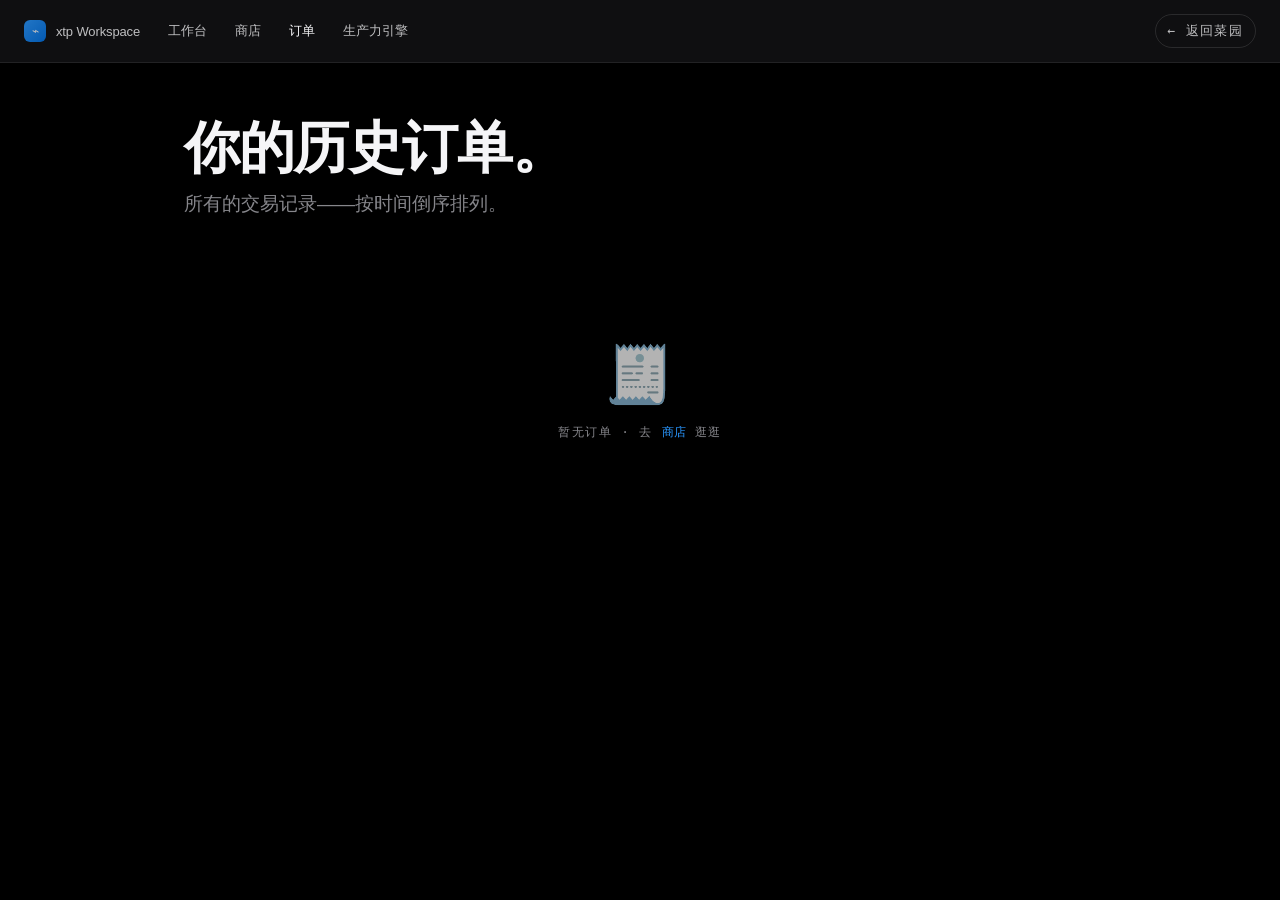
<file: tools/orders.html>
<!doctype html>
<html lang="zh">
<head>
<meta charset="UTF-8">
<meta name="viewport" content="width=device-width, initial-scale=1">
<title>Orders · xtp Workspace</title>
<link rel="stylesheet" href="_shared.css">
</head>
<body>
<div id="nav"></div>
<script src="_nav.js" data-active="orders"></script>

<main class="page">
  <header class="page-hero fade-in">
    <h1>你的历史订单。</h1>
    <p class="subtitle">所有的交易记录——按时间倒序排列。</p>
  </header>

  <div id="orders" style="display:flex; flex-direction:column; gap:14px;"></div>
</main>

<script>
const API = "https://goflashsale.onrender.com";
const token = () => localStorage.getItem("my_token") || "";

async function fetchOrders() {
  try {
    const r = await fetch(`${API}/api/orders`, {
      headers: { "Authorization": token() },
      signal: AbortSignal.timeout(4000),
    });
    const d = await r.json();
    if (d.my_orders && Array.isArray(d.my_orders) && d.my_orders.length) return d.my_orders;
  } catch (_) {}
  // fallback to mock orders stored locally
  return JSON.parse(localStorage.getItem("mock.orders") || "[]");
}

function render(orders) {
  const el = document.getElementById("orders");
  if (!orders.length) {
    el.innerHTML = `
      <div class="empty">
        <span class="big">🧾</span>
        暂无订单 · 去 <a href="shop.html" style="color:var(--blue-accent); text-transform:none; letter-spacing:0;">商店</a> 逛逛
      </div>`;
    return;
  }
  el.innerHTML = orders.slice().reverse().map((o, i) => `
    <div class="bento-card fade-in" style="display:flex; justify-content:space-between; align-items:center; padding: 22px 28px; animation-delay:${i * 0.03}s;">
      <div style="display:flex; align-items:center; gap:18px;">
        <div style="font-size:36px;">🧋</div>
        <div>
          <h3 style="margin:0 0 6px; font-size:17px; letter-spacing:-0.005em;">
            ${o.Product ? o.Product.Name : "未知商品"}
          </h3>
          <div style="font-family: var(--mono); font-size:12px; color: var(--text-mute); letter-spacing:0.04em;">
            #${o.ID} · ${o.CreatedAt ? new Date(o.CreatedAt).toLocaleString("zh-CN", {year:"numeric", month:"2-digit", day:"2-digit", hour:"2-digit", minute:"2-digit"}) : ""}
          </div>
        </div>
      </div>
      <span class="badge live">✓ 交易成功</span>
    </div>
  `).join("");
}

fetchOrders().then(render);
</script>
</body>
</html>
</file>
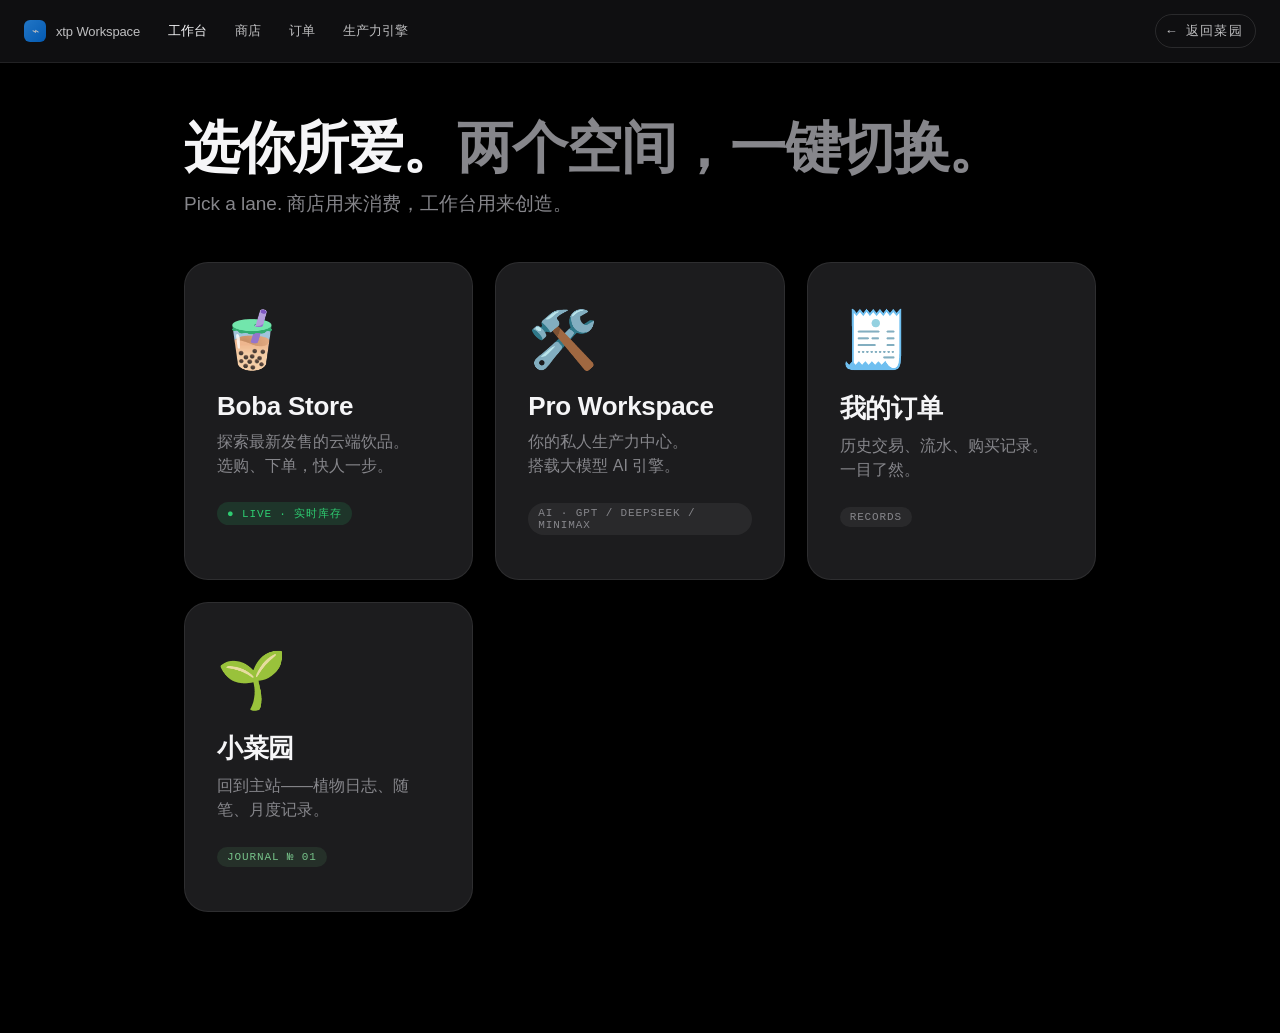
<file: tools/portal.html>
<!doctype html>
<html lang="zh">
<head>
<meta charset="UTF-8">
<meta name="viewport" content="width=device-width, initial-scale=1">
<title>Portal · xtp Workspace</title>
<link rel="stylesheet" href="_shared.css">
</head>
<body>
<div id="nav"></div>
<script src="_nav.js" data-active="portal"></script>

<main class="page">
  <header class="page-hero fade-in">
    <h1>选你所爱。<span class="mute">两个空间，一键切换。</span></h1>
    <p class="subtitle">Pick a lane. 商店用来消费，工作台用来创造。</p>
  </header>

  <section class="bento-grid">
    <div class="bento-card clickable fade-in" onclick="location.href='shop.html'" style="padding: 44px 32px;">
      <div style="font-size: 56px; margin-bottom: 18px;">🧋</div>
      <h2 style="margin:0 0 8px; font-size:26px; letter-spacing:-0.01em;">Boba Store</h2>
      <p style="margin:0 0 24px; color: var(--text-mute); line-height:1.5;">
        探索最新发售的云端饮品。<br/>选购、下单，快人一步。
      </p>
      <span class="badge live">● Live · 实时库存</span>
    </div>

    <div class="bento-card clickable fade-in" onclick="location.href='workspace.html'" style="padding: 44px 32px;">
      <div style="font-size: 56px; margin-bottom: 18px;">🛠️</div>
      <h2 style="margin:0 0 8px; font-size:26px; letter-spacing:-0.01em;">Pro Workspace</h2>
      <p style="margin:0 0 24px; color: var(--text-mute); line-height:1.5;">
        你的私人生产力中心。<br/>搭载大模型 AI 引擎。
      </p>
      <span class="badge">AI · GPT / DeepSeek / MiniMax</span>
    </div>

    <div class="bento-card clickable fade-in" onclick="location.href='orders.html'" style="padding: 44px 32px;">
      <div style="font-size: 56px; margin-bottom: 18px;">🧾</div>
      <h2 style="margin:0 0 8px; font-size:26px; letter-spacing:-0.01em;">我的订单</h2>
      <p style="margin:0 0 24px; color: var(--text-mute); line-height:1.5;">
        历史交易、流水、购买记录。<br/>一目了然。
      </p>
      <span class="badge">Records</span>
    </div>

    <div class="bento-card clickable fade-in" onclick="location.href='../小菜园.html'" style="padding: 44px 32px;">
      <div style="font-size: 56px; margin-bottom: 18px;">🌱</div>
      <h2 style="margin:0 0 8px; font-size:26px; letter-spacing:-0.01em;">小菜园</h2>
      <p style="margin:0 0 24px; color: var(--text-mute); line-height:1.5;">
        回到主站——植物日志、随笔、月度记录。
      </p>
      <span class="badge" style="background: rgba(90,160,100,0.15); color: #77c38a;">Journal № 01</span>
    </div>
  </section>
</main>
</body>
</html>
</file>
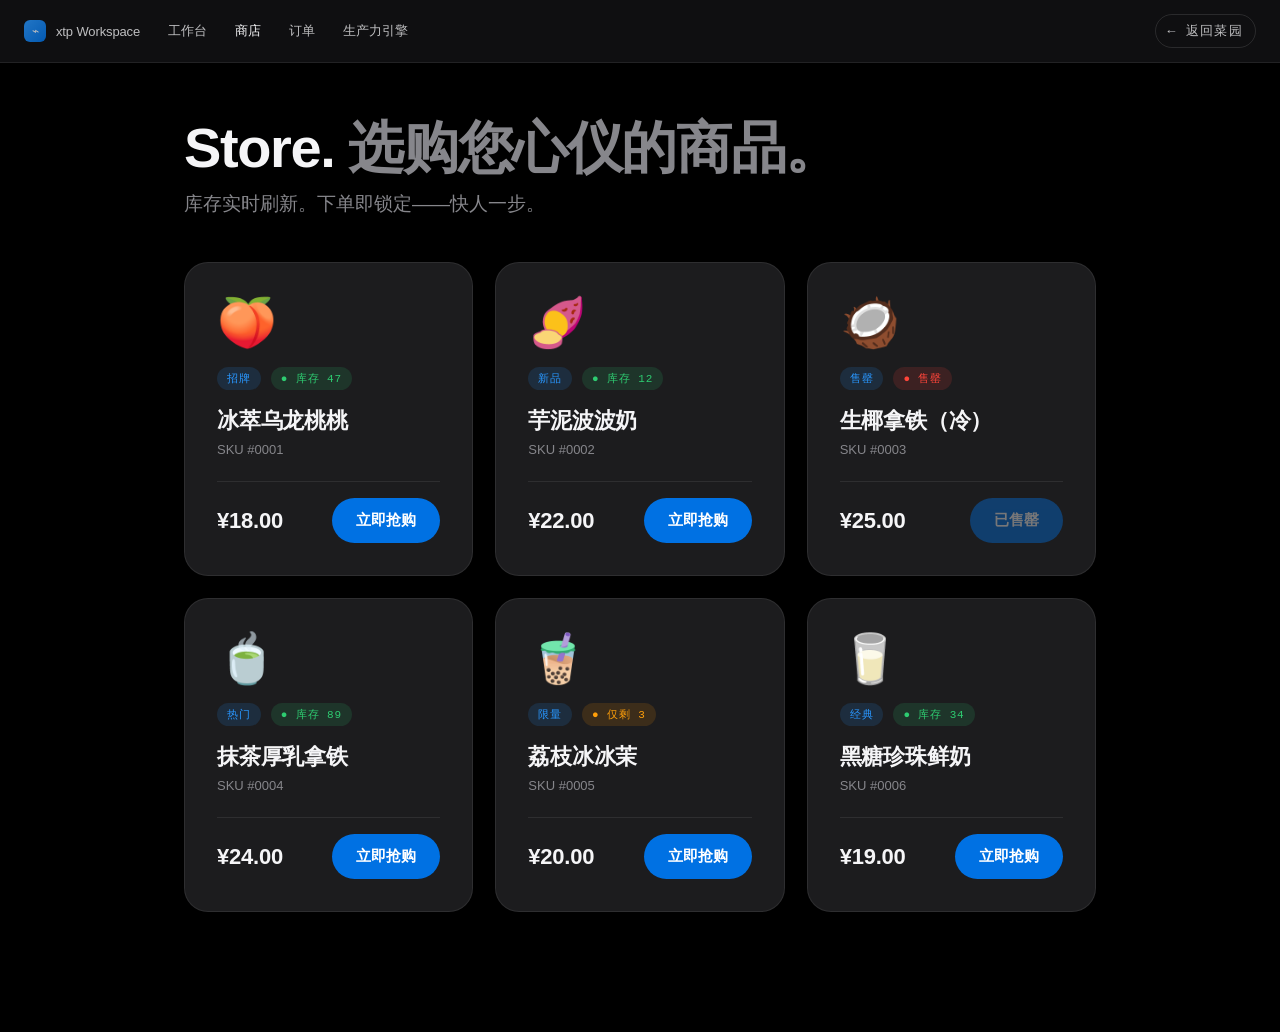
<file: tools/shop.html>
<!doctype html>
<html lang="zh">
<head>
<meta charset="UTF-8">
<meta name="viewport" content="width=device-width, initial-scale=1">
<title>Boba Store · xtp Workspace</title>
<link rel="stylesheet" href="_shared.css">
</head>
<body>
<div id="nav"></div>
<script src="_nav.js" data-active="shop"></script>

<main class="page">
  <header class="page-hero fade-in">
    <h1>Store. <span class="mute">选购您心仪的商品。</span></h1>
    <p class="subtitle">库存实时刷新。下单即锁定——快人一步。</p>
  </header>

  <div id="products" class="bento-grid"></div>
</main>

<script>
const API = "https://goflashsale.onrender.com";

// Mock fallback — used when API is unreachable
const MOCK = [
  { ID: 1, Name: "冰萃乌龙桃桃",         Stock: 47, Price: 18.0, emoji: "🍑", tag: "招牌" },
  { ID: 2, Name: "芋泥波波奶",             Stock: 12, Price: 22.0, emoji: "🍠", tag: "新品" },
  { ID: 3, Name: "生椰拿铁（冷）",         Stock: 0,  Price: 25.0, emoji: "🥥", tag: "售罄" },
  { ID: 4, Name: "抹茶厚乳拿铁",           Stock: 89, Price: 24.0, emoji: "🍵", tag: "热门" },
  { ID: 5, Name: "荔枝冰冰茉",             Stock: 3,  Price: 20.0, emoji: "🧋", tag: "限量" },
  { ID: 6, Name: "黑糖珍珠鲜奶",           Stock: 34, Price: 19.0, emoji: "🥛", tag: "经典" },
];

const token = () => localStorage.getItem("my_token") || "";

async function fetchProducts() {
  try {
    const r = await fetch(`${API}/products`, { signal: AbortSignal.timeout(4000) });
    const data = await r.json();
    if (Array.isArray(data) && data.length) return data.map(p => ({ ...p, emoji: p.emoji || "📦", tag: p.tag || "" }));
  } catch (_) {}
  return MOCK;
}

function stockBadge(stock) {
  if (stock === 0) return `<span class="badge gone">● 售罄</span>`;
  if (stock < 10)   return `<span class="badge low">● 仅剩 ${stock}</span>`;
  return `<span class="badge live">● 库存 ${stock}</span>`;
}

function render(products) {
  const el = document.getElementById("products");
  if (!products.length) {
    el.innerHTML = `<div class="empty" style="grid-column:1/-1;"><span class="big">📦</span>货架空空如也</div>`;
    return;
  }
  el.innerHTML = products.map((p, i) => `
    <article class="bento-card fade-in" style="display:flex; flex-direction:column; animation-delay:${i * 0.04}s;">
      <div style="font-size:48px; margin-bottom:16px;">${p.emoji || "📦"}</div>
      <div style="display:flex; align-items:center; gap:10px; margin-bottom:4px;">
        ${p.tag ? `<span class="badge" style="background:rgba(41,151,255,0.14); color:var(--blue-accent);">${p.tag}</span>` : ""}
        ${stockBadge(p.Stock)}
      </div>
      <h3 style="font-size:22px; margin:12px 0 6px; letter-spacing:-0.01em;">${p.Name}</h3>
      <p style="margin:0 0 24px; color:var(--text-mute); font-size:13px;">SKU #${String(p.ID).padStart(4, "0")}</p>
      <div style="margin-top:auto; display:flex; justify-content:space-between; align-items:center; padding-top:16px; border-top:1px solid var(--border);">
        <span style="font-size:22px; font-weight:700; letter-spacing:-0.01em;">¥${Number(p.Price).toFixed(2)}</span>
        <button class="apple-btn blue" ${p.Stock === 0 ? "disabled style='opacity:0.4; cursor:not-allowed;'" : ""} data-id="${p.ID}" data-name="${p.Name}">
          ${p.Stock === 0 ? "已售罄" : "立即抢购"}
        </button>
      </div>
    </article>
  `).join("");

  el.querySelectorAll("button[data-id]").forEach(b => {
    b.addEventListener("click", () => buy(Number(b.dataset.id), b.dataset.name));
  });
}

async function buy(id, name) {
  if (!token()) {
    toast("请先登录 Workspace 后再下单", "warn");
    setTimeout(() => location.href = "workspace.html", 1200);
    return;
  }
  try {
    const r = await fetch(`${API}/api/order`, {
      method: "POST",
      headers: { "Content-Type": "application/json", "Authorization": token() },
      body: JSON.stringify({ product_id: id }),
      signal: AbortSignal.timeout(5000),
    });
    const d = await r.json();
    if (d.order_id) {
      toast(`🎉 抢购成功 · 订单 #${d.order_id}`);
      init();
      return;
    }
    throw new Error(d.error || "fail");
  } catch (_) {
    // local mock order
    const orders = JSON.parse(localStorage.getItem("mock.orders") || "[]");
    const mockId = "MK" + Date.now().toString().slice(-6);
    orders.push({ ID: mockId, Product: { Name: name }, CreatedAt: new Date().toISOString() });
    localStorage.setItem("mock.orders", JSON.stringify(orders));
    toast(`✓ 模拟订单已记录 · #${mockId}`);
    init();
  }
}

function toast(msg) {
  const t = document.createElement("div");
  t.className = "toast"; t.textContent = msg;
  document.body.appendChild(t);
  setTimeout(() => t.remove(), 2400);
}

async function init() {
  const products = await fetchProducts();
  render(products);
}
init();
</script>
</body>
</html>
</file>
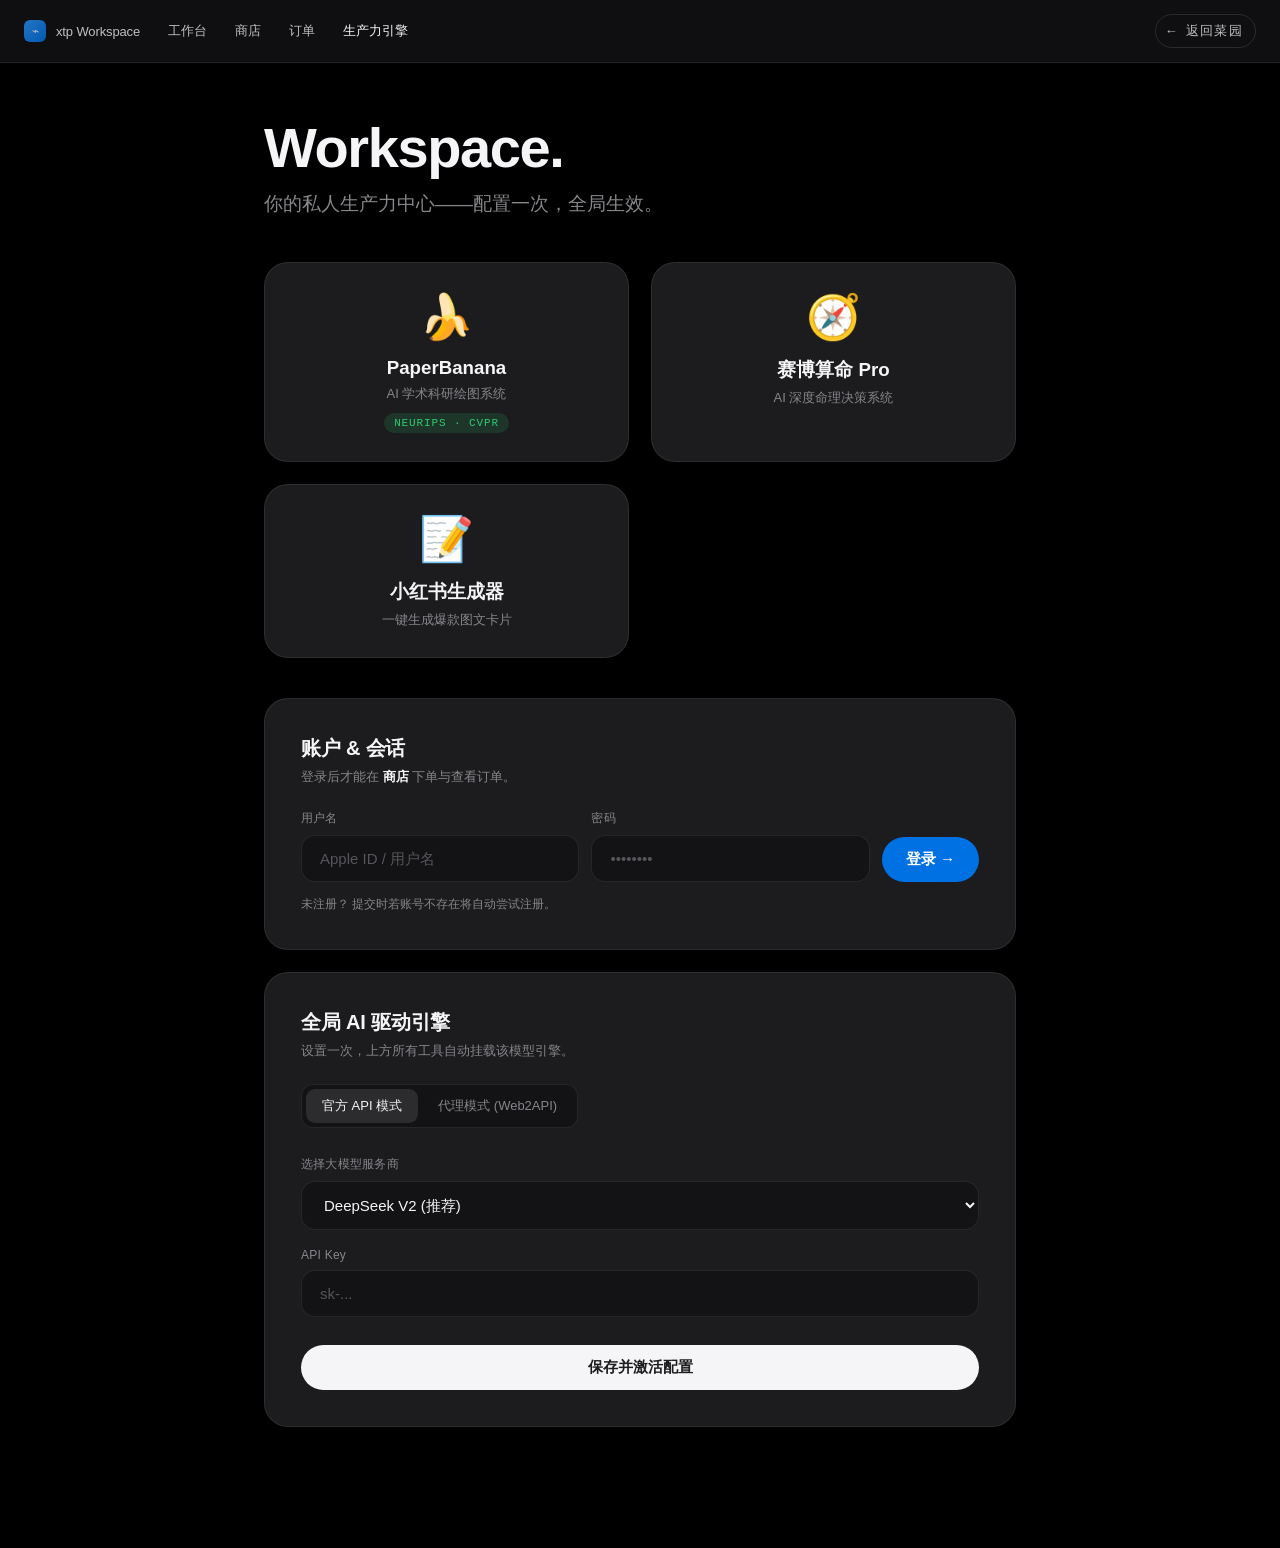
<file: tools/workspace.html>
<!doctype html>
<html lang="zh">
<head>
<meta charset="UTF-8">
<meta name="viewport" content="width=device-width, initial-scale=1">
<title>Workspace · xtp Pro</title>
<link rel="stylesheet" href="_shared.css">
</head>
<body>
<div id="nav"></div>
<script src="_nav.js" data-active="workspace"></script>

<main class="page" style="max-width: 800px;">
  <header class="page-hero fade-in">
    <h1>Workspace.</h1>
    <p class="subtitle">你的私人生产力中心——配置一次，全局生效。</p>
  </header>

  <!-- Mini-app launchers -->
  <section class="bento-grid fade-in" style="margin-bottom: 40px;">
    <div class="bento-card clickable" onclick="location.href='paperbanana.html'" style="padding: 28px; text-align: center;">
      <div style="font-size:44px; margin-bottom: 14px;">🍌</div>
      <h3 style="margin:0 0 6px;">PaperBanana</h3>
      <p style="margin:0; color: var(--text-mute); font-size:13px;">AI 学术科研绘图系统</p>
      <span class="badge live" style="margin-top:10px;">NeurIPS · CVPR</span>
    </div>
    <div class="bento-card clickable" onclick="location.href='suanming.html'" style="padding: 28px; text-align: center;">
      <div style="font-size:44px; margin-bottom: 14px;">🧭</div>
      <h3 style="margin:0 0 6px;">赛博算命 Pro</h3>
      <p style="margin:0; color: var(--text-mute); font-size:13px;">AI 深度命理决策系统</p>
    </div>
    <div class="bento-card clickable" onclick="location.href='xiaohongshu.html'" style="padding: 28px; text-align: center;">
      <div style="font-size:44px; margin-bottom: 14px;">📝</div>
      <h3 style="margin:0 0 6px;">小红书生成器</h3>
      <p style="margin:0; color: var(--text-mute); font-size:13px;">一键生成爆款图文卡片</p>
    </div>
  </section>

  <!-- Auth + AI config -->
  <div class="bento-card fade-in" style="padding: 36px;">
    <h3 style="margin:0 0 6px; font-size:20px; letter-spacing:-0.01em;">账户 & 会话</h3>
    <p style="margin:0 0 24px; font-size:13px; color: var(--text-mute);">
      登录后才能在 <b style="color:var(--text);">商店</b> 下单与查看订单。
    </p>
    <div id="auth-box"></div>
  </div>

  <div class="bento-card fade-in" style="padding: 36px; margin-top: 22px;">
    <h3 style="margin:0 0 6px; font-size:20px; letter-spacing:-0.01em;">全局 AI 驱动引擎</h3>
    <p style="margin:0 0 24px; font-size:13px; color: var(--text-mute);">
      设置一次，上方所有工具自动挂载该模型引擎。
    </p>

    <div class="segmented" style="margin-bottom: 28px;">
      <button id="mode-official">官方 API 模式</button>
      <button id="mode-web2api">代理模式 (Web2API)</button>
    </div>

    <div id="ai-panel"></div>
    <button class="apple-btn full" id="save-ai" style="margin-top: 28px;">保存并激活配置</button>
  </div>
</main>

<script>
const API = "https://goflashsale.onrender.com";

/* ---------- AUTH ---------- */
function currentUser() {
  try { return JSON.parse(localStorage.getItem("garden.user")) || null; } catch { return null; }
}
function renderAuth() {
  const box = document.getElementById("auth-box");
  const u = currentUser();
  const token = localStorage.getItem("my_token") || "";

  if (u && token) {
    box.innerHTML = `
      <div style="display:flex; align-items:center; gap:16px; padding: 18px; background: #131315; border-radius:14px; border:1px solid var(--border);">
        <div style="width:44px; height:44px; border-radius:50%; background: linear-gradient(135deg, #2997ff, #5856d6); display:flex; align-items:center; justify-content:center; font-weight:700;">
          ${u.name.charAt(0).toUpperCase()}
        </div>
        <div style="flex:1;">
          <div style="font-weight:600; font-size:15px;">${u.name}</div>
          <div style="font-family:var(--mono); font-size:11px; color: var(--text-mute); letter-spacing:0.04em;">
            TOKEN · ${token.slice(0, 12)}…
          </div>
        </div>
        <button class="apple-btn ghost" id="logout-btn">退出登录</button>
      </div>`;
    document.getElementById("logout-btn").onclick = () => {
      localStorage.removeItem("my_token");
      localStorage.removeItem("garden.user");
      renderAuth();
    };
    return;
  }

  box.innerHTML = `
    <form id="login-form" style="display:grid; grid-template-columns: 1fr 1fr auto; gap:12px; align-items:end;">
      <div>
        <label class="field-label">用户名</label>
        <input class="apple-input" id="login-user" type="text" placeholder="Apple ID / 用户名" required>
      </div>
      <div>
        <label class="field-label">密码</label>
        <input class="apple-input" id="login-pw" type="password" placeholder="••••••••" required>
      </div>
      <button class="apple-btn blue" type="submit">登录 →</button>
    </form>
    <div style="margin-top:14px; font-size:12px; color:var(--text-mute);">
      未注册？ 提交时若账号不存在将自动尝试注册。
    </div>`;
  document.getElementById("login-form").onsubmit = async (e) => {
    e.preventDefault();
    const Username = document.getElementById("login-user").value.trim();
    const Password = document.getElementById("login-pw").value;
    await doLogin(Username, Password);
  };
}
async function doLogin(Username, Password) {
  // try remote login
  try {
    const r = await fetch(`${API}/login`, {
      method: "POST", headers: {"Content-Type":"application/json"},
      body: JSON.stringify({ Username, Password }),
      signal: AbortSignal.timeout(4000),
    });
    const d = await r.json();
    if (d.token) {
      localStorage.setItem("my_token", d.token);
      localStorage.setItem("garden.user", JSON.stringify({ name: Username }));
      toast("✓ 登录成功");
      renderAuth();
      return;
    }
  } catch (_) {}
  // fall back to local mock login
  const mockToken = "MK." + btoa(Username + ":" + Date.now()).slice(0, 28);
  localStorage.setItem("my_token", mockToken);
  localStorage.setItem("garden.user", JSON.stringify({ name: Username }));
  toast("✓ 本地模拟登录成功（API 未连接）");
  renderAuth();
}

/* ---------- AI CONFIG ---------- */
let aiMode = localStorage.getItem("ai_mode") || "official";

function renderAI() {
  document.getElementById("mode-official").classList.toggle("on", aiMode === "official");
  document.getElementById("mode-web2api").classList.toggle("on", aiMode === "web2api");
  const panel = document.getElementById("ai-panel");
  if (aiMode === "official") {
    const provider = localStorage.getItem("api_provider") || "deepseek";
    const key = localStorage.getItem("api_key") || "";
    panel.innerHTML = `
      <label class="field-label">选择大模型服务商</label>
      <select class="apple-input" id="ai-provider" style="margin-bottom: 18px;">
        <option value="deepseek" ${provider==="deepseek"?"selected":""}>DeepSeek V2 (推荐)</option>
        <option value="minimax" ${provider==="minimax"?"selected":""}>MiniMax (海螺 AI)</option>
        <option value="openai"  ${provider==="openai" ?"selected":""}>OpenAI (GPT-4o)</option>
      </select>
      <label class="field-label">API Key</label>
      <input class="apple-input" id="ai-key" type="password" placeholder="sk-..." value="${key}">
    `;
  } else {
    const tk = localStorage.getItem("gpt_access_token") || "";
    panel.innerHTML = `
      <label class="field-label">Access Token (F12 从 chat.openai.com 提取)</label>
      <input class="apple-input" id="ai-webtoken" type="password" placeholder="eyJhbGciOi..." value="${tk}">
      <p style="font-size:12px; color:var(--text-mute); margin-top:12px;">
        * 需要配合本地 openai-oauth 代理运行。
      </p>
    `;
  }
}
document.getElementById("mode-official").onclick = () => { aiMode = "official"; renderAI(); };
document.getElementById("mode-web2api").onclick = () => { aiMode = "web2api";  renderAI(); };
document.getElementById("save-ai").onclick = () => {
  localStorage.setItem("ai_mode", aiMode);
  if (aiMode === "official") {
    localStorage.setItem("api_provider", document.getElementById("ai-provider").value);
    localStorage.setItem("api_key",      document.getElementById("ai-key").value);
  } else {
    localStorage.setItem("gpt_access_token", document.getElementById("ai-webtoken").value);
  }
  toast("⚙️ 全局引擎配置已保存");
};

/* ---------- TOAST ---------- */
function toast(msg) {
  const t = document.createElement("div");
  t.className = "toast"; t.textContent = msg;
  document.body.appendChild(t);
  setTimeout(() => t.remove(), 2400);
}

renderAuth();
renderAI();
</script>
</body>
</html>
</file>
<file: tools/_shared.css>
/* Shared Apple-style system for xtp's tool pages
   Matches the goflashsale-front aesthetic */
:root {
  --bg: #000000;
  --panel: #1c1c1e;
  --panel-2: #2c2c2e;
  --text: #f5f5f7;
  --text-mute: #86868b;
  --border: rgba(255, 255, 255, 0.08);
  --border-strong: rgba(255, 255, 255, 0.15);
  --blue: #0071e3;
  --blue-hover: #0077ed;
  --blue-accent: #2997ff;
  --green: #2ecc71;
  --red: #ff453a;
  --sans: -apple-system, BlinkMacSystemFont, "SF Pro Display", "PingFang SC", "Microsoft YaHei", Helvetica, Arial, sans-serif;
  --mono: "SF Mono", ui-monospace, "JetBrains Mono", monospace;
}
* { box-sizing: border-box; }
html, body {
  margin: 0; padding: 0;
  background: var(--bg); color: var(--text);
  font-family: var(--sans);
  -webkit-font-smoothing: antialiased;
  min-height: 100vh;
}
a { color: inherit; text-decoration: none; }
button { font-family: inherit; cursor: pointer; }
::selection { background: var(--blue); color: #fff; }

/* Glass nav */
.glass-nav {
  position: sticky; top: 0; z-index: 100;
  background: rgba(22, 22, 24, 0.72);
  backdrop-filter: saturate(180%) blur(20px);
  -webkit-backdrop-filter: saturate(180%) blur(20px);
  border-bottom: 1px solid var(--border);
  padding: 14px 24px;
  display: flex; align-items: center; justify-content: space-between;
}
.glass-nav-left { display: flex; align-items: center; gap: 28px; }
.glass-nav-brand {
  font-size: 15px; font-weight: 600; letter-spacing: -0.01em;
  display: flex; align-items: center; gap: 10px;
}
.glass-nav-brand-mark {
  width: 22px; height: 22px; border-radius: 6px;
  background: linear-gradient(135deg, #2997ff, #0071e3);
  display: inline-flex; align-items: center; justify-content: center;
  font-size: 12px;
}
.glass-nav a, .glass-nav .nav-link {
  font-size: 13px; font-weight: 500; color: var(--text);
  opacity: 0.76; transition: opacity 0.2s ease;
}
.glass-nav a:hover, .glass-nav .nav-link:hover { opacity: 1; }
.glass-nav .active { opacity: 1; }
.glass-nav-right { display: flex; align-items: center; gap: 16px; font-size: 13px; }
.back-to-garden {
  display: inline-flex; align-items: center; gap: 6px;
  font-family: var(--mono); font-size: 11px;
  letter-spacing: 0.1em; text-transform: uppercase;
  color: var(--text-mute); opacity: 1;
  padding: 7px 12px; border: 1px solid var(--border-strong);
  border-radius: 999px;
  transition: color 0.2s, border-color 0.2s, background 0.2s;
}
.back-to-garden:hover { color: var(--text); border-color: var(--text); background: rgba(255,255,255,0.04); }

/* Page container */
.page {
  max-width: 960px; margin: 0 auto; padding: 56px 24px 120px;
}
.page-hero h1 {
  font-size: 56px; font-weight: 700; letter-spacing: -0.025em;
  margin: 0 0 12px; line-height: 1.05;
}
.page-hero h1 .mute { color: var(--text-mute); font-weight: 600; }
.page-hero .subtitle {
  font-size: 19px; color: var(--text-mute);
  margin: 0 0 44px; line-height: 1.5;
}

/* Bento cards */
.bento-card {
  background: var(--panel);
  border: 1px solid var(--border);
  border-radius: 24px;
  padding: 32px;
  transition: transform 0.4s cubic-bezier(0.16,1,0.3,1), box-shadow 0.4s, border-color 0.2s;
}
.bento-card.clickable { cursor: pointer; }
.bento-card.clickable:hover {
  transform: translateY(-4px) scale(1.005);
  box-shadow: 0 20px 50px rgba(0,0,0,0.5);
  border-color: var(--border-strong);
}
.bento-grid {
  display: grid; gap: 22px;
  grid-template-columns: repeat(auto-fit, minmax(280px, 1fr));
}

/* Inputs */
.apple-input, select.apple-input {
  background: #131315;
  border: 1px solid var(--border);
  color: var(--text);
  border-radius: 14px;
  padding: 14px 18px;
  font-size: 15px;
  font-family: inherit;
  width: 100%;
  transition: border-color 0.2s, box-shadow 0.2s;
}
.apple-input:focus {
  outline: none;
  border-color: var(--blue-accent);
  box-shadow: 0 0 0 4px rgba(41,151,255,0.18);
}
.apple-input::placeholder { color: #55555a; }
.field-label {
  display: block; font-size: 12px; color: var(--text-mute);
  margin: 0 0 8px; letter-spacing: 0.02em;
}

/* Buttons */
.apple-btn {
  background: #f5f5f7; color: #1d1d1f;
  border: none; border-radius: 980px;
  padding: 13px 24px; font-size: 15px; font-weight: 600;
  transition: transform 0.15s, background 0.2s;
  display: inline-flex; align-items: center; gap: 8px;
}
.apple-btn:hover { background: #ffffff; transform: scale(1.02); }
.apple-btn.blue { background: var(--blue); color: #fff; }
.apple-btn.blue:hover { background: var(--blue-hover); }
.apple-btn.ghost { background: transparent; color: var(--text); border: 1px solid var(--border-strong); }
.apple-btn.ghost:hover { background: rgba(255,255,255,0.05); }
.apple-btn.full { width: 100%; justify-content: center; }

/* Segmented control */
.segmented {
  display: inline-flex; padding: 4px;
  background: #131315; border: 1px solid var(--border);
  border-radius: 12px; gap: 4px;
}
.segmented button {
  padding: 8px 16px; font-size: 13px; font-weight: 500;
  background: transparent; color: var(--text-mute); border: none;
  border-radius: 9px; transition: background 0.2s, color 0.2s;
}
.segmented button.on { background: var(--panel-2); color: var(--text); }

/* Fade-in */
@keyframes fadeUp {
  from { opacity: 0; transform: translateY(20px); }
  to { opacity: 1; transform: translateY(0); }
}
.fade-in { animation: fadeUp 0.6s cubic-bezier(0.16,1,0.3,1) both; }

/* Stagger helper */
.fade-in:nth-child(2) { animation-delay: 0.06s; }
.fade-in:nth-child(3) { animation-delay: 0.12s; }
.fade-in:nth-child(4) { animation-delay: 0.18s; }

/* Badges */
.badge {
  display: inline-flex; align-items: center; gap: 6px;
  padding: 4px 10px; border-radius: 999px;
  font-family: var(--mono); font-size: 11px;
  letter-spacing: 0.08em; text-transform: uppercase;
  background: rgba(255,255,255,0.06); color: var(--text-mute);
}
.badge.live { background: rgba(46,204,113,0.14); color: var(--green); }
.badge.low { background: rgba(255,149,0,0.14); color: #ff9f0a; }
.badge.gone { background: rgba(255,69,58,0.14); color: var(--red); }

/* Empty state */
.empty {
  text-align: center; padding: 80px 20px; color: var(--text-mute);
  font-family: var(--mono); font-size: 12px;
  text-transform: uppercase; letter-spacing: 0.14em;
}
.empty .big { display: block; font-size: 56px; margin-bottom: 16px; filter: grayscale(0.4); opacity: 0.7; }

/* Toast */
.toast {
  position: fixed; left: 50%; bottom: 40px; transform: translateX(-50%);
  background: rgba(30,30,32,0.92); color: var(--text);
  border: 1px solid var(--border-strong);
  backdrop-filter: blur(16px);
  padding: 14px 22px; border-radius: 14px;
  font-size: 14px; box-shadow: 0 20px 40px rgba(0,0,0,0.6);
  z-index: 1000;
  animation: fadeUp 0.3s ease both;
}
</file>
